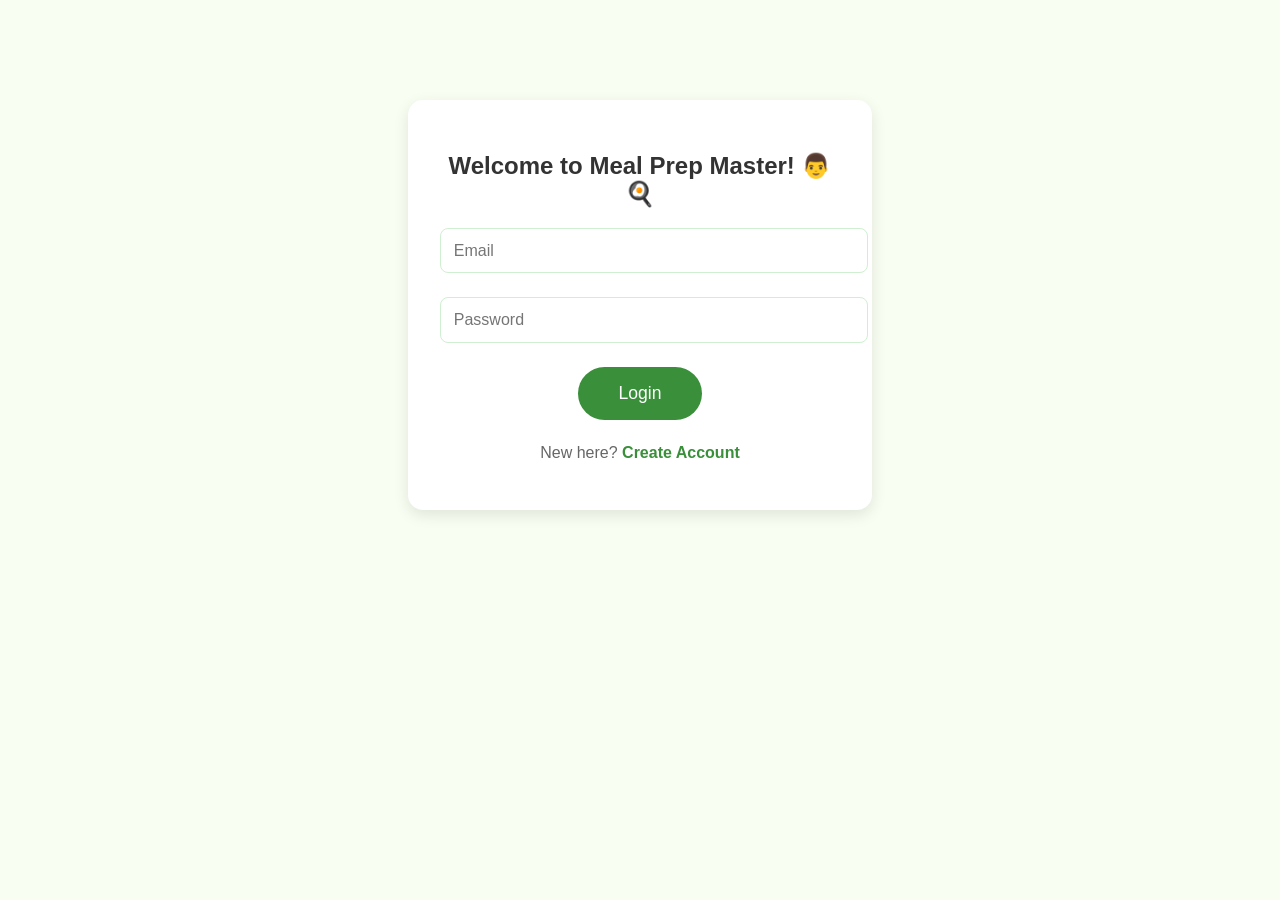
<file: index.html>
<!DOCTYPE html>
<html lang="en">
  <head>
    <meta charset="UTF-8" />
    <meta name="viewport" content="width=device-width, initial-scale=1.0" />
    <title>Login - Meal Prep Master</title>
    <link rel="stylesheet" href="styles.css" />
  </head>
  <body>
    <section id="login">
      <div class="login-container">
        <h2>Welcome to Meal Prep Master! 👨🍳</h2>
        <form id="loginForm">
          <div class="form-group">
            <input type="email" id="email" placeholder="Email" required />
          </div>
          <div class="form-group">
            <input
              type="password"
              id="password"
              placeholder="Password"
              required
            />
          </div>
          <button type="submit" class="cta">Login</button>
        </form>
        <p class="toggle-form">
          New here? <a href="register.html">Create Account</a>
        </p>
      </div>
    </section>
    <script src="index.js"></script>
  </body>
</html>
</file>
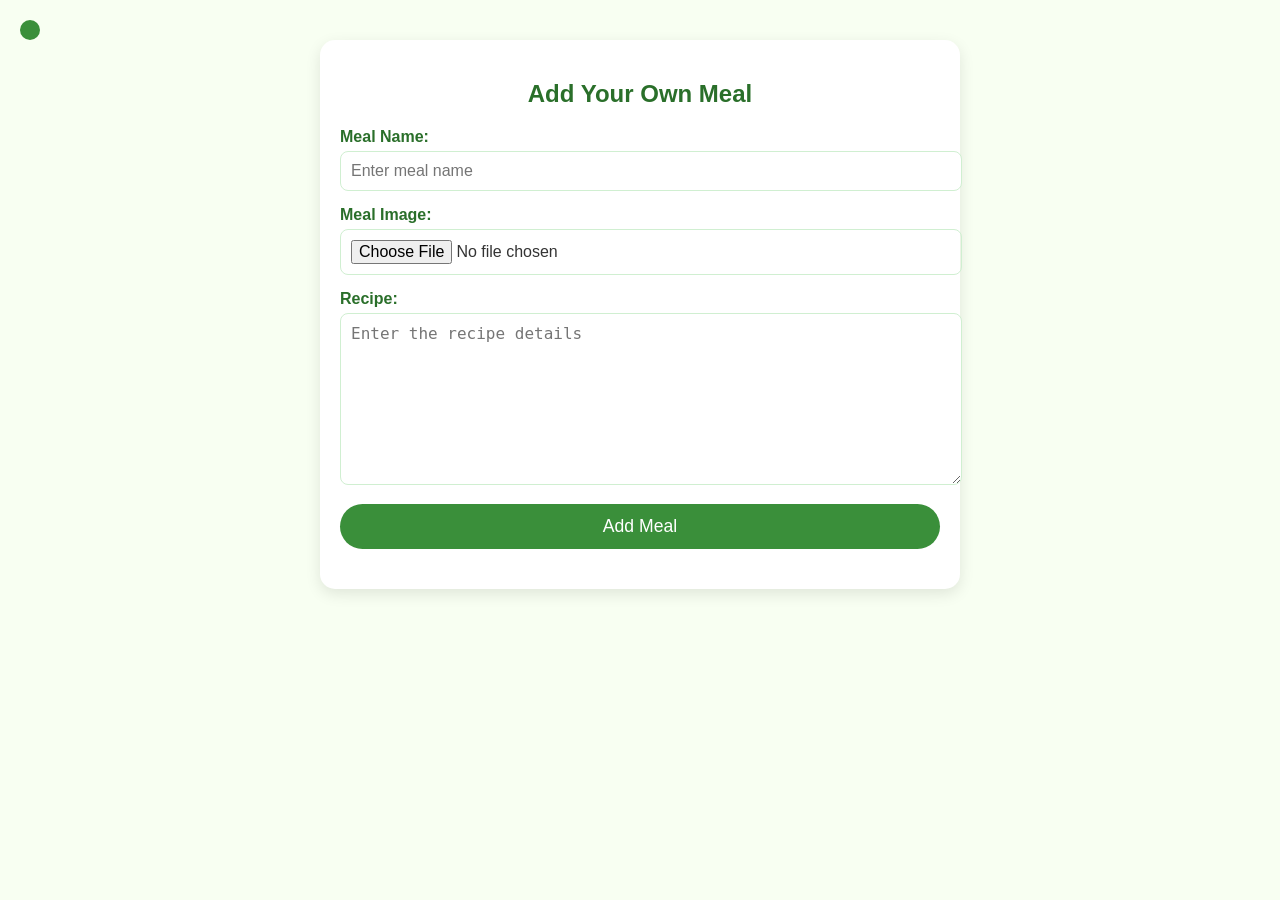
<file: addyourmeals.html>
<!DOCTYPE html>
<html lang="en">
  <head>
    <link rel="stylesheet" href="addyourmeals.css" />
    <script defer src="addyourmeals.js"></script>
  </head>
  <body>
    <!-- Go Back Arrow -->
    <a href="#" id="go-back-arrow" title="Go back to homepage">
      <i class="fas fa-arrow-left"></i>
    </a>

    <!-- Main Content -->
    <main id="main-content">
      <section id="add-meal-section">
        <h2>Add Your Own Meal</h2>
        <form id="add-meal-form">
          <div class="form-group">
            <label for="meal-name">Meal Name:</label>
            <input
              type="text"
              id="meal-name"
              name="meal-name"
              placeholder="Enter meal name"
              required
            />
          </div>
          <div class="form-group">
            <label for="meal-image">Meal Image:</label>
            <input
              type="file"
              id="meal-image"
              name="meal-image"
              accept="image/*"
              required
            />
          </div>
          <div class="form-group">
            <label for="meal-recipe">Recipe:</label>
            <textarea
              id="meal-recipe"
              name="meal-recipe"
              placeholder="Enter the recipe details"
              required
            ></textarea>
          </div>
          <button type="submit" class="submit-btn">Add Meal</button>
        </form>
        <div id="result-message"></div>
      </section>
    </main>

    <!-- Footer -->
  </body>
</html>
</file>
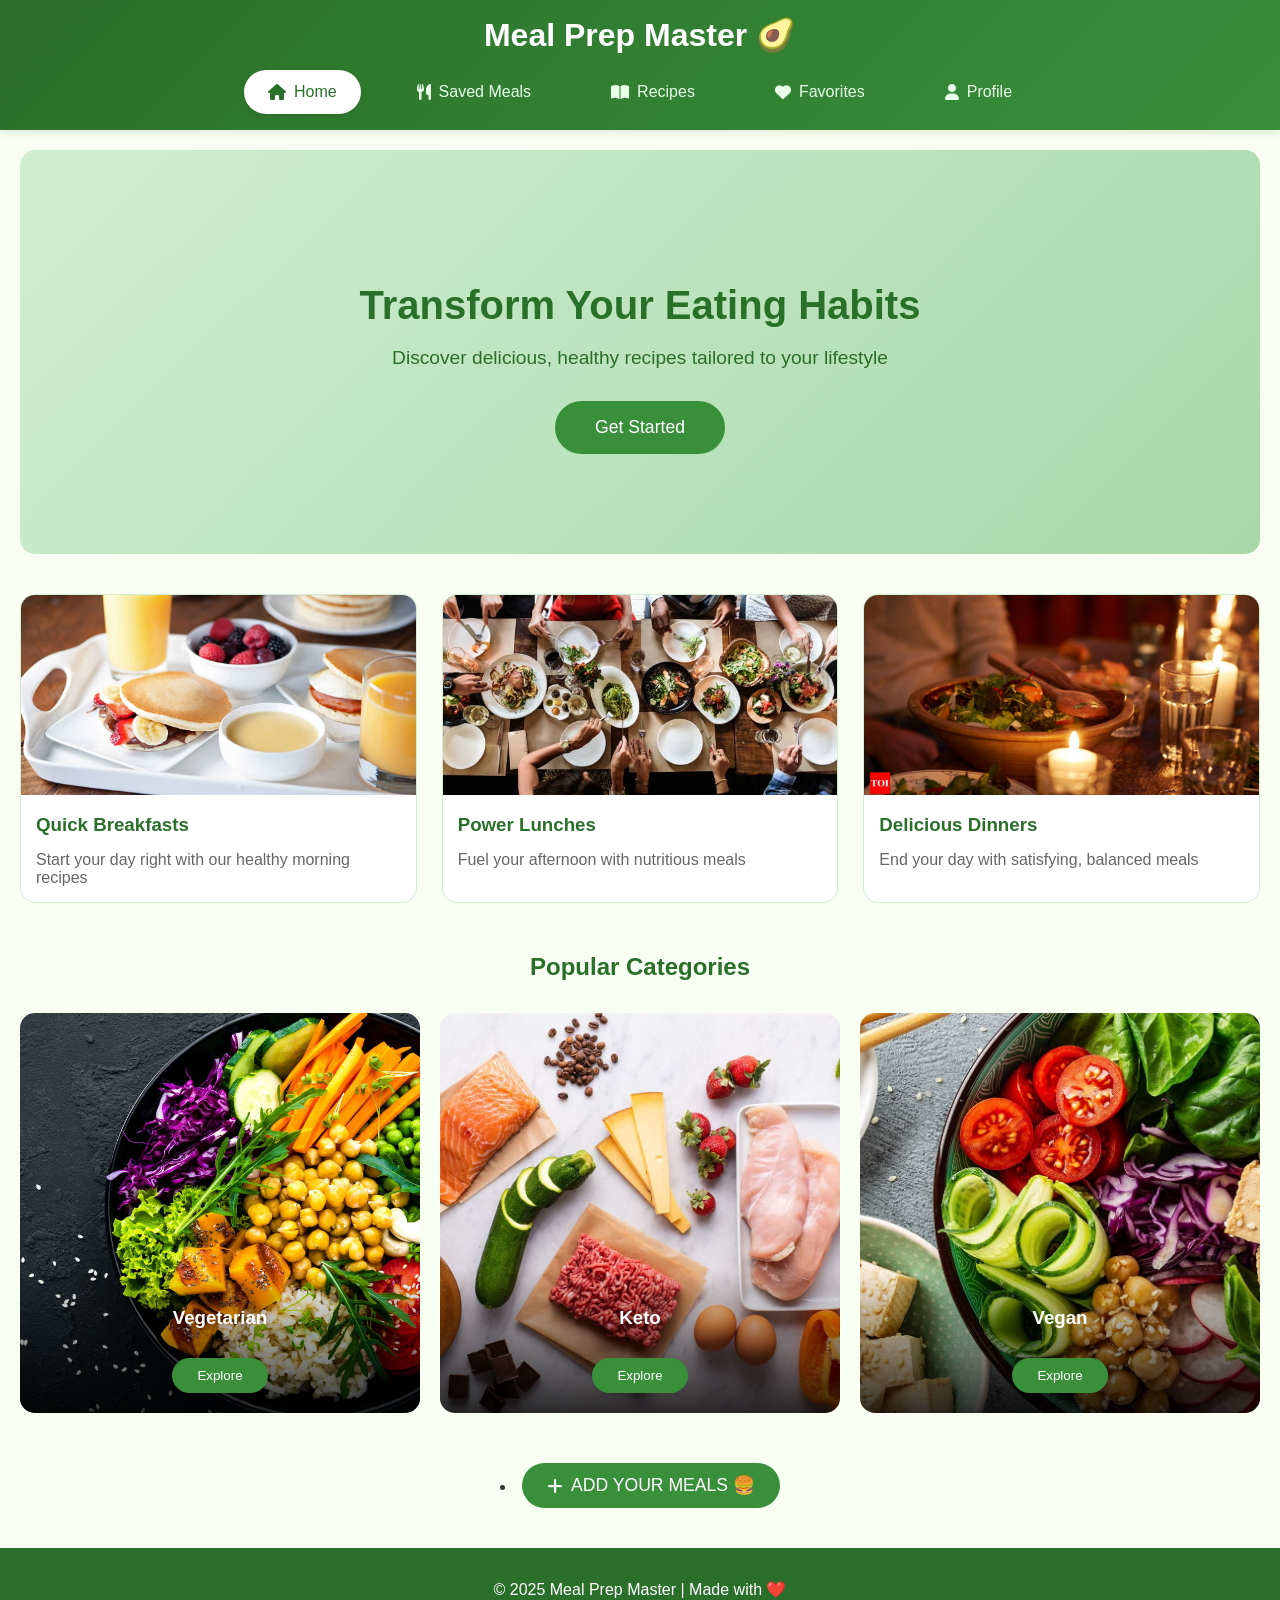
<file: homepage.html>
<!DOCTYPE html>
<html lang="en">
  <head>
    <meta charset="UTF-8" />
    <meta name="viewport" content="width=device-width, initial-scale=1.0" />
    <title>Meal Prep Master - Home</title>
    <link rel="stylesheet" href="styles.css" />
    <!-- Font Awesome for Icons -->
    <link
      rel="stylesheet"
      href="https://cdnjs.cloudflare.com/ajax/libs/font-awesome/6.0.0/css/all.min.css"
    />
    <style>
      /* Add scroll margin to account for fixed header */
      #select-meal {
        scroll-margin-top: 100px;
      }
    </style>
  </head>
  <body>
    <!-- Header -->
    <header class="main-header">
      <h1>Meal Prep Master 🥑</h1>

      <nav class="main-nav">
        <ul class="nav-list">
          <li class="nav-item">
            <a href="#home" class="nav-link active"
              ><i class="fas fa-home"></i> Home</a
            >
          </li>
          <li class="nav-item">
            <a href="savedmeals.html" class="nav-link">
              <i class="fas fa-utensils"></i> Saved Meals
            </a>
          </li>
          <li class="nav-item">
            <a href="#prepare-meal" class="nav-link"
              ><i class="fas fa-book-open"></i> Recipes</a
            >
          </li>
          <li class="nav-item">
            <a href="#" class="nav-link"
              ><i class="fas fa-heart"></i> Favorites</a
            >
          </li>
          <li class="nav-item">
            <a href="#" class="nav-link" id="authLink"
              ><i class="fas fa-user"></i> Profile</a
            >
          </li>
        </ul>
      </nav>
    </header>

    <!-- Home Section -->
    <section id="home">
      <div class="hero">
        <div class="hero-content">
          <h2>Transform Your Eating Habits</h2>
          <p>Discover delicious, healthy recipes tailored to your lifestyle</p>
          <button class="cta" onclick="scrollToCategories()">
            Get Started
          </button>
        </div>
      </div>

      <div class="features">
        <div class="feature-card">
          <img src="breakfast.jpg" alt="Breakfast" />
          <h3>Quick Breakfasts</h3>
          <p>Start your day right with our healthy morning recipes</p>
        </div>
        <div class="feature-card">
          <img src="lunch.jpg" alt="Lunch" />
          <h3>Power Lunches</h3>
          <p>Fuel your afternoon with nutritious meals</p>
        </div>
        <div class="feature-card">
          <img src="dinner.jpg" alt="Dinner" />
          <h3>Delicious Dinners</h3>
          <p>End your day with satisfying, balanced meals</p>
        </div>
      </div>

      <div class="categories" id="categories">
        <h2>Popular Categories</h2>
        <div class="category-grid">
          <div
            class="category-card"
            style="background-image: url('vegetarian.jpg')"
          >
            <div class="category-content">
              <h3>Vegetarian</h3>
              <button class="explore-btn" data-category="vegetarian">
                Explore
              </button>
            </div>
          </div>
          <div class="category-card" style="background-image: url('keto.jpg')">
            <div class="category-content">
              <h3>Keto</h3>
              <button class="explore-btn" data-category="keto">Explore</button>
            </div>
          </div>
          <div class="category-card" style="background-image: url('vegan.jpg')">
            <div class="category-content">
              <h3>Vegan</h3>
              <button class="explore-btn" data-category="vegan">Explore</button>
            </div>
          </div>
        </div>
      </div>
    </section>

    <!-- Select Meal Section -->
    <!-- In your select-meal section -->
    <section id="select-meal" class="hidden">
      <div class="back-arrow" onclick="goToHome()">
        <i class="fas fa-arrow-left"></i>
      </div>
      <h2>Select Your Meal</h2>
      <div id="meal-list" class="meal-grid"></div>
    </section>

    <!-- In your prepare-meal section -->
    <section id="prepare-meal" class="hidden">
      <div class="back-arrow" onclick="goToHome()">
        <i class="fas fa-arrow-left"></i>
      </div>
      <h2>Prepare Your Meal</h2>
      <div id="meal-details"></div>
    </section>
    <section id="select-meal" class="hidden">
      <h2>Select Your Meal</h2>
      <div id="meal-list" class="meal-grid">
        <!-- Meals will be dynamically inserted here -->
      </div>
    </section>

    <!-- Prepare Meal Section -->
    <section id="prepare-meal" class="hidden">
      <h2>Prepare Your Meal</h2>
      <div id="meal-details">
        <!-- Meal details will be dynamically inserted here -->
      </div>
    </section>

    <!-- Footer -->
    <!-- After the categories section -->
    <li class="add-meal-container">
      <a href="addyourmeals.html" class="add-meal-btn">
        <i class="fas fa-plus"></i> ADD YOUR MEALS 🍔
      </a>
    </li>

    <footer>
      <p>&copy; 2025 Meal Prep Master | Made with ❤️</p>
    </footer>
    <script src="homepage.js"></script>
    <script>
      // Add event listeners for explore buttons
      document.addEventListener("DOMContentLoaded", function () {
        const exploreButtons = document.querySelectorAll(".explore-btn");
        exploreButtons.forEach((button) => {
          button.addEventListener("click", function () {
            const category = this.getAttribute("data-category");
            scrollToMeals(category);
          });
        });
      });

      function scrollToMeals(category) {
        // First filter meals by category
        filterMeals(category);

        // Then scroll to section
        const mealSection = document.getElementById("select-meal");
        mealSection.classList.remove("hidden"); // Ensure section is visible

        mealSection.scrollIntoView({
          behavior: "smooth",
          block: "start",
        });
      }

      function scrollToCategories() {
        document.getElementById("categories").scrollIntoView({
          behavior: "smooth",
        });
      }
    </script>
  </body>
</html>
</file>
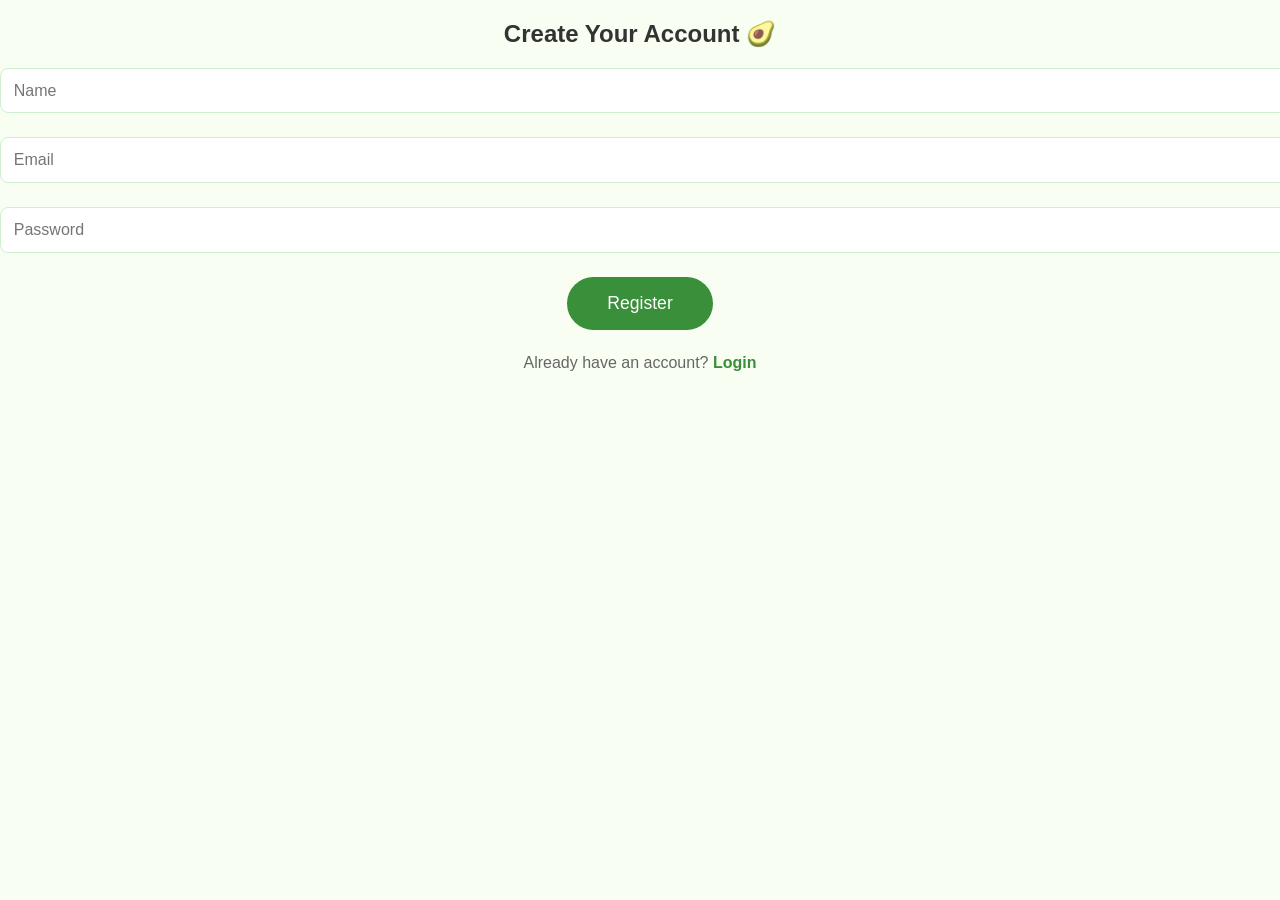
<file: register.html>
<!DOCTYPE html>
<html lang="en">
  <head>
    <meta charset="UTF-8" />
    <meta name="viewport" content="width=device-width, initial-scale=1.0" />
    <title>Register - Meal Prep Master</title>
    <link rel="stylesheet" href="styles.css" />
  </head>
  <body>
    <section id="register">
      <div class="register-container">
        <h2>Create Your Account 🥑</h2>
        <form id="registerForm">
          <div class="form-group">
            <input type="text" id="regName" placeholder="Name" required />
          </div>
          <div class="form-group">
            <input type="email" id="regEmail" placeholder="Email" required />
          </div>
          <div class="form-group">
            <input
              type="password"
              id="regPassword"
              placeholder="Password"
              required
            />
          </div>
          <button type="submit" class="cta">Register</button>
        </form>
        <p class="toggle-form">
          Already have an account? <a href="index.html">Login</a>
        </p>
      </div>
    </section>
    <script src="register.js"></script>
  </body>
</html>
</file>
<file: styles.css>
/* Saved Meals Grid */
.meal-grid {
  display: grid;
  grid-template-columns: repeat(auto-fit, minmax(250px, 1fr));
  gap: 20px;
  margin: 20px;
}

.meal-card {
  background: #fff;
  border-radius: 10px;
  padding: 15px;
  box-shadow: 0 5px 10px rgba(0, 0, 0, 0.1);
  text-align: center;
}

.meal-image {
  width: 100%;
  height: 200px;
  object-fit: cover;
  border-radius: 8px;
}

.meal-card h3 {
  margin: 10px 0;
  color: #2a6f2a;
}

.view-recipe-btn,
.delete-btn {
  background-color: #3a8f3a;
  color: white;
  padding: 8px 15px;
  border: none;
  border-radius: 5px;
  cursor: pointer;
  margin-top: 10px;
  transition: background 0.3s ease;
}

.view-recipe-btn:hover {
  background-color: #2a6f2a;
}

.delete-btn {
  background-color: #ff4d4d;
}

.delete-btn:hover {
  background-color: #cc0000;
}

/* Recipe Modal */
.modal {
  display: none;
  position: fixed;
  z-index: 1000;
  left: 0;
  top: 0;
  width: 100%;
  height: 100%;
  background-color: rgba(0, 0, 0, 0.5);
}

.modal-content {
  background: white;
  margin: 10% auto;
  padding: 20px;
  width: 50%;
  border-radius: 10px;
  text-align: center;
  position: relative;
}

.modal-content img {
  width: 100%;
  height: 250px;
  object-fit: cover;
  border-radius: 8px;
}

.close-btn {
  position: absolute;
  top: 10px;
  right: 20px;
  font-size: 1.5rem;
  cursor: pointer;
  color: #ff4d4d;
}

.close-btn:hover {
  color: #cc0000;
}

/* Style the link button to match your design */
.add-meal-btn {
  display: inline-flex;
  align-items: center;
  gap: 8px;
  background-color: #3a8f3a;
  color: white;
  border: none;
  padding: 12px 25px;
  border-radius: 30px;
  font-size: 1.1rem;
  cursor: pointer;
  transition: all 0.3s ease;
  text-decoration: none;
}

.add-meal-btn:hover {
  background-color: #2a6f2a;
  transform: scale(1.05);
}
/* Add Meal Button Styles */
.add-meal-container {
  text-align: center;
  margin: 40px 0;
}

.add-meal-btn {
  background-color: #3a8f3a;
  color: white;
  border: none;
  padding: 12px 25px;
  border-radius: 30px;
  font-size: 1.1rem;
  cursor: pointer;
  transition: all 0.3s ease;
  display: inline-flex;
  align-items: center;
  gap: 8px;
}

.add-meal-btn:hover {
  background-color: #2a6f2a;
  transform: scale(1.05);
}

/* Modal Styles */
.modal {
  position: fixed;
  top: 0;
  left: 0;
  width: 100%;
  height: 100%;
  background-color: rgba(0, 0, 0, 0.7);
  display: flex;
  justify-content: center;
  align-items: center;
  z-index: 1000;
}

.modal-content {
  background-color: #f8fff2;
  padding: 30px;
  border-radius: 15px;
  width: 90%;
  max-width: 600px;
  max-height: 80vh;
  overflow-y: auto;
  position: relative;
}

.close-btn {
  position: absolute;
  top: 15px;
  right: 20px;
  font-size: 28px;
  cursor: pointer;
  color: #2a6f2a;
}

/* Form Styles */
#mealForm {
  display: flex;
  flex-direction: column;
  gap: 20px;
}

#mealForm .form-group {
  display: flex;
  flex-direction: column;
}

#mealForm label {
  margin-bottom: 8px;
  color: #2a6f2a;
  font-weight: bold;
}

#mealForm input,
#mealForm select,
#mealForm textarea {
  padding: 10px;
  border: 1px solid #d0efd1;
  border-radius: 8px;
  font-size: 1rem;
}

#mealForm textarea {
  min-height: 80px;
  resize: vertical;
}

.submit-btn {
  background-color: #3a8f3a;
  color: white;
  border: none;
  padding: 12px;
  border-radius: 8px;
  cursor: pointer;
  font-size: 1rem;
  transition: background 0.3s;
}

.submit-btn:hover {
  background-color: #2a6f2a;
}
/* Ensure smooth scrolling for html element */
html {
  scroll-behavior: smooth;
}

/* Home button active state */
.nav-link.active {
  background-color: #fff;
  color: #2a6f2a !important;
  box-shadow: 0 2px 5px rgba(0, 0, 0, 0.1);
}

/* Back Arrow Styles */
.back-arrow {
  position: absolute;
  top: 20px;
  left: 20px;
  font-size: 1.5rem;
  color: #2a6f2a;
  cursor: pointer;
  transition: transform 0.3s ease;
  z-index: 10;
}

.back-arrow:hover {
  transform: translateX(-5px);
  color: #3a8f3a;
}

/* Adjust section positioning to accommodate arrow */
#select-meal,
#prepare-meal {
  position: relative;
  padding-top: 60px; /* Give space for the arrow */
}

/* General Styles */
body {
  font-family: "Arial", sans-serif;
  margin: 0;
  padding: 0;
  background-color: #f8fff2;
  color: #333;
}

/* Scroll margin for fixed header */
#select-meal {
  scroll-margin-top: 100px;
}

/* Header */
.main-header {
  background: linear-gradient(135deg, #2a6f2a, #3a8f3a);
  padding: 1rem 2rem;
  box-shadow: 0 2px 10px rgba(0, 0, 0, 0.1);
  position: sticky;
  top: 0;
  z-index: 1000;
}

.main-header h1 {
  color: #fff;
  text-align: center;
  margin: 0;
}

.main-nav {
  margin-top: 1rem;
}

.nav-list {
  display: flex;
  justify-content: center;
  gap: 2rem;
  padding: 0;
  margin: 0;
  list-style: none;
}

.nav-link {
  color: #e8ffe8;
  text-decoration: none;
  padding: 0.8rem 1.5rem;
  border-radius: 25px;
  transition: all 0.3s ease;
  display: flex;
  align-items: center;
  gap: 0.5rem;
}

.nav-link:hover {
  background-color: rgba(255, 255, 255, 0.15);
  transform: translateY(-2px);
}

.nav-link.active {
  background-color: #fff;
  color: #2a6f2a;
  box-shadow: 0 2px 5px rgba(0, 0, 0, 0.1);
}

/* Hero Section */
.hero {
  background: linear-gradient(135deg, #d0efd1, #a8d8a9);
  border-radius: 15px;
  margin: 20px;
  padding: 100px 20px;
  text-align: center;
  color: #2a6f2a;
}

.hero h2 {
  font-size: 2.5rem;
  margin-bottom: 1rem;
}

.hero p {
  font-size: 1.2rem;
  margin-bottom: 2rem;
}

.cta {
  background-color: #3a8f3a;
  color: #fff;
  padding: 1rem 2.5rem;
  border-radius: 30px;
  font-size: 1.1rem;
  border: none;
  cursor: pointer;
  transition: all 0.3s ease;
}

.cta:hover {
  background-color: #2a6f2a;
  transform: scale(1.05);
}

/* Features Section */
.features {
  display: grid;
  grid-template-columns: repeat(auto-fit, minmax(250px, 1fr));
  gap: 25px;
  margin: 40px 20px;
}

.feature-card {
  background: #fff;
  border: 1px solid #d0efd1;
  border-radius: 15px;
  overflow: hidden;
  transition: transform 0.3s ease;
}

.feature-card:hover {
  transform: translateY(-5px);
  box-shadow: 0 5px 15px rgba(42, 111, 42, 0.1);
}

.feature-card img {
  width: 100%;
  height: 200px;
  object-fit: cover;
}

.feature-card h3 {
  margin: 15px;
  color: #2a6f2a;
}

.feature-card p {
  margin: 0 15px 15px;
  color: #666;
}

/* Categories Section */
.categories {
  margin: 50px 20px;
}

.categories h2 {
  text-align: center;
  color: #2a6f2a;
  margin-bottom: 2rem;
}

.category-grid {
  display: grid;
  grid-template-columns: repeat(auto-fit, minmax(300px, 1fr));
  gap: 20px;
}

.category-card {
  height: 400px;
  border-radius: 15px;
  background-size: cover;
  background-position: center;
  position: relative;
  overflow: hidden;
}

.category-content {
  position: absolute;
  bottom: 0;
  left: 0;
  right: 0;
  background: linear-gradient(rgba(0, 0, 0, 0), rgba(0, 0, 0, 0.8));
  color: white;
  padding: 20px;
  text-align: center;
}

.category-content button {
  background-color: #3a8f3a;
  color: white;
  border: none;
  padding: 10px 25px;
  border-radius: 20px;
  margin-top: 10px;
  cursor: pointer;
  transition: background 0.3s ease;
}

.category-content button:hover {
  background-color: #2a6f2a;
}

/* Meal Grid Section */
.meal-grid {
  display: grid;
  grid-template-columns: repeat(auto-fill, minmax(250px, 1fr));
  gap: 20px;
  padding: 20px;
}

.meal-card {
  background: #fff;
  border: 1px solid #d0efd1;
  border-radius: 15px;
  padding: 15px;
  text-align: center;
  transition: transform 0.3s ease;
}

.meal-card:hover {
  transform: translateY(-5px);
  box-shadow: 0 5px 15px rgba(42, 111, 42, 0.1);
}

.meal-card img {
  width: 100%;
  height: 150px;
  object-fit: cover;
  border-radius: 8px;
  margin-bottom: 10px;
}

/* Recipe Details */
#prepare-meal {
  padding: 20px;
}

.detail-image {
  width: 100%;
  max-height: 300px;
  object-fit: cover;
  border-radius: 8px;
  margin: 15px 0;
}

/* Hidden Class */
.hidden {
  display: none;
}

/* Footer */
footer {
  background-color: #2a6f2a;
  color: #fff;
  text-align: center;
  padding: 1rem;
  margin-top: 2rem;
}

/* Login/Register Forms */
#login {
  max-width: 400px;
  margin: 100px auto;
  padding: 2rem;
  background: #fff;
  border-radius: 15px;
  box-shadow: 0 5px 15px rgba(0, 0, 0, 0.1);
}

.login-container,
.register-container {
  text-align: center;
}

.form-group {
  margin-bottom: 1.5rem;
  text-align: left;
}

.form-group label {
  display: block;
  margin-bottom: 0.5rem;
  color: #2a6f2a;
}

.form-group input {
  width: 100%;
  padding: 0.8rem;
  border: 1px solid #d0efd1;
  border-radius: 8px;
  font-size: 1rem;
}

.toggle-form {
  margin-top: 1.5rem;
  color: #666;
}

.toggle-form a {
  color: #3a8f3a;
  text-decoration: none;
  font-weight: bold;
}

/* Responsive Design */
@media (max-width: 768px) {
  .nav-list {
    flex-wrap: wrap;
    gap: 1rem;
  }

  .nav-link {
    padding: 0.6rem 1rem;
    font-size: 0.9rem;
  }

  .hero {
    margin: 10px;
    padding: 60px 20px;
  }

  .category-grid {
    grid-template-columns: 1fr;
  }

  .meal-grid {
    grid-template-columns: 1fr;
  }
}
/* Hide the Add Your Meal section by default */
.hidden {
  display: none;
}

/* Back Arrow Styles */
.back-arrow {
  position: absolute;
  top: 20px;
  left: 20px;
  font-size: 1.5rem;
  color: #2a6f2a;
  cursor: pointer;
  transition: transform 0.3s ease;
  z-index: 10;
}

.back-arrow:hover {
  transform: translateX(-5px);
  color: #3a8f3a;
}

/* Form Styling */
#add-meal-section {
  max-width: 600px;
  margin: 40px auto;
  padding: 20px;
  background-color: #fff;
  border-radius: 15px;
  box-shadow: 0 5px 15px rgba(0, 0, 0, 0.1);
}

#add-meal-section h2 {
  text-align: center;
  margin-bottom: 20px;
  color: #2a6f2a;
}

#add-meal-form .form-group {
  margin-bottom: 15px;
}

#add-meal-form label {
  display: block;
  margin-bottom: 5px;
  font-weight: bold;
}

#add-meal-form input[type="text"],
#add-meal-form input[type="file"],
#add-meal-form textarea {
  width: 100%;
  padding: 10px;
  border: 1px solid #d0efd1;
  border-radius: 8px;
  font-size: 1rem;
}

#add-meal-form textarea {
  resize: vertical;
  height: 150px;
}

.submit-btn {
  display: block;
  width: 100%;
  padding: 12px;
  background-color: #3a8f3a;
  color: #fff;
  border: none;
  border-radius: 25px;
  font-size: 1.1rem;
  cursor: pointer;
  transition: background 0.3s ease;
}

.submit-btn:hover {
  background-color: #2a6f2a;
}
</file>
<file: addyourmeals.css>
/* Go Back Arrow */
#go-back-arrow {
  position: fixed;
  top: 20px;
  left: 20px;
  background-color: #3a8f3a;
  color: #fff;
  padding: 10px;
  border-radius: 50%;
  text-decoration: none;
  font-size: 24px;
  transition: background-color 0.3s ease;
  z-index: 1000;
}

#go-back-arrow:hover {
  background-color: #2a6f2a;
}

#go-back-arrow
/* Optional: Scroll margin for fixed header */
#select-meal {
  scroll-margin-top: 80px;
}

/* General Styles */
body {
  font-family: "Arial", sans-serif;
  margin: 0;
  padding: 0;
  background-color: #f8fff2;
  color: #333;
}

/* Header */
.main-header {
  background: linear-gradient(135deg, #2a6f2a, #3a8f3a);
  padding: 1rem 2rem;
  text-align: center;
  color: #fff;
}

.main-nav ul {
  list-style: none;
  display: flex;
  justify-content: center;
  gap: 2rem;
  padding: 0;
  margin: 0;
}

.main-nav a {
  color: #fff;
  text-decoration: none;
  padding: 0.5rem 1rem;
  border-radius: 20px;
}

.main-nav a.active {
  background-color: #fff;
  color: #2a6f2a;
}

/* Add Your Meal Section */
#add-meal-section {
  max-width: 600px;
  margin: 40px auto;
  padding: 20px;
  background-color: #fff;
  border-radius: 15px;
  box-shadow: 0 5px 15px rgba(0, 0, 0, 0.1);
}

#add-meal-section h2 {
  text-align: center;
  margin-bottom: 20px;
  color: #2a6f2a;
}

#add-meal-form .form-group {
  margin-bottom: 15px;
}

#add-meal-form label {
  display: block;
  margin-bottom: 5px;
  font-weight: bold;
}

#add-meal-form input[type="text"],
#add-meal-form input[type="file"],
#add-meal-form textarea {
  width: 100%;
  padding: 10px;
  border: 1px solid #d0efd1;
  border-radius: 8px;
  font-size: 1rem;
}

#add-meal-form textarea {
  resize: vertical;
  height: 150px;
}

.submit-btn {
  display: block;
  width: 100%;
  padding: 12px;
  background-color: #3a8f3a;
  color: #fff;
  border: none;
  border-radius: 25px;
  font-size: 1.1rem;
  cursor: pointer;
  transition: background 0.3s ease;
}

.submit-btn:hover {
  background-color: #2a6f2a;
}

#result-message {
  margin-top: 20px;
  text-align: center;
  font-size: 1.1rem;
  color: #2a6f2a;
}

/* Footer */
footer {
  background-color: #2a6f2a;
  color: #fff;
  text-align: center;
  padding: 1rem;
  margin-top: 2rem;
}

/* Ensure smooth scrolling for html element */
html {
  scroll-behavior: smooth;
}

/* Home button active state */
.nav-link.active {
  background-color: #fff;
  color: #2a6f2a !important;
  box-shadow: 0 2px 5px rgba(0, 0, 0, 0.1);
}

/* Back Arrow Styles */
.back-arrow {
  position: absolute;
  top: 20px;
  left: 20px;
  font-size: 1.5rem;
  color: #2a6f2a;
  cursor: pointer;
  transition: transform 0.3s ease;
  z-index: 10;
}

.back-arrow:hover {
  transform: translateX(-5px);
  color: #3a8f3a;
}

/* Adjust section positioning to accommodate arrow */
#select-meal,
#prepare-meal {
  position: relative;
  padding-top: 60px; /* Give space for the arrow */
}

/* General Styles */
body {
  font-family: "Arial", sans-serif;
  margin: 0;
  padding: 0;
  background-color: #f8fff2;
  color: #333;
}

/* Scroll margin for fixed header */
#select-meal {
  scroll-margin-top: 100px;
}

/* Header */
.main-header {
  background: linear-gradient(135deg, #2a6f2a, #3a8f3a);
  padding: 1rem 2rem;
  box-shadow: 0 2px 10px rgba(0, 0, 0, 0.1);
  position: sticky;
  top: 0;
  z-index: 1000;
}

.main-header h1 {
  color: #fff;
  text-align: center;
  margin: 0;
}

.main-nav {
  margin-top: 1rem;
}

.nav-list {
  display: flex;
  justify-content: center;
  gap: 2rem;
  padding: 0;
  margin: 0;
  list-style: none;
}

.nav-link {
  color: #e8ffe8;
  text-decoration: none;
  padding: 0.8rem 1.5rem;
  border-radius: 25px;
  transition: all 0.3s ease;
  display: flex;
  align-items: center;
  gap: 0.5rem;
}

.nav-link:hover {
  background-color: rgba(255, 255, 255, 0.15);
  transform: translateY(-2px);
}

.nav-link.active {
  background-color: #fff;
  color: #2a6f2a;
  box-shadow: 0 2px 5px rgba(0, 0, 0, 0.1);
}

/* Hero Section */
.hero {
  background: linear-gradient(135deg, #d0efd1, #a8d8a9);
  border-radius: 15px;
  margin: 20px;
  padding: 100px 20px;
  text-align: center;
  color: #2a6f2a;
}

.hero h2 {
  font-size: 2.5rem;
  margin-bottom: 1rem;
}

.hero p {
  font-size: 1.2rem;
  margin-bottom: 2rem;
}

.cta {
  background-color: #3a8f3a;
  color: #fff;
  padding: 1rem 2.5rem;
  border-radius: 30px;
  font-size: 1.1rem;
  border: none;
  cursor: pointer;
  transition: all 0.3s ease;
}

.cta:hover {
  background-color: #2a6f2a;
  transform: scale(1.05);
}

/* Features Section */
.features {
  display: grid;
  grid-template-columns: repeat(auto-fit, minmax(250px, 1fr));
  gap: 25px;
  margin: 40px 20px;
}

.feature-card {
  background: #fff;
  border: 1px solid #d0efd1;
  border-radius: 15px;
  overflow: hidden;
  transition: transform 0.3s ease;
}

.feature-card:hover {
  transform: translateY(-5px);
  box-shadow: 0 5px 15px rgba(42, 111, 42, 0.1);
}

.feature-card img {
  width: 100%;
  height: 200px;
  object-fit: cover;
}

.feature-card h3 {
  margin: 15px;
  color: #2a6f2a;
}

.feature-card p {
  margin: 0 15px 15px;
  color: #666;
}

/* Categories Section */
.categories {
  margin: 50px 20px;
}

.categories h2 {
  text-align: center;
  color: #2a6f2a;
  margin-bottom: 2rem;
}

.category-grid {
  display: grid;
  grid-template-columns: repeat(auto-fit, minmax(300px, 1fr));
  gap: 20px;
}

.category-card {
  height: 400px;
  border-radius: 15px;
  background-size: cover;
  background-position: center;
  position: relative;
  overflow: hidden;
}

.category-content {
  position: absolute;
  bottom: 0;
  left: 0;
  right: 0;
  background: linear-gradient(rgba(0, 0, 0, 0), rgba(0, 0, 0, 0.8));
  color: white;
  padding: 20px;
  text-align: center;
}

.category-content button {
  background-color: #3a8f3a;
  color: white;
  border: none;
  padding: 10px 25px;
  border-radius: 20px;
  margin-top: 10px;
  cursor: pointer;
  transition: background 0.3s ease;
}

.category-content button:hover {
  background-color: #2a6f2a;
}

/* Meal Grid Section */
.meal-grid {
  display: grid;
  grid-template-columns: repeat(auto-fill, minmax(250px, 1fr));
  gap: 20px;
  padding: 20px;
}

.meal-card {
  background: #fff;
  border: 1px solid #d0efd1;
  border-radius: 15px;
  padding: 15px;
  text-align: center;
  transition: transform 0.3s ease;
}

.meal-card:hover {
  transform: translateY(-5px);
  box-shadow: 0 5px 15px rgba(42, 111, 42, 0.1);
}

.meal-card img {
  width: 100%;
  height: 150px;
  object-fit: cover;
  border-radius: 8px;
  margin-bottom: 10px;
}

/* Recipe Details */
#prepare-meal {
  padding: 20px;
}

.detail-image {
  width: 100%;
  max-height: 300px;
  object-fit: cover;
  border-radius: 8px;
  margin: 15px 0;
}

/* Hidden Class */
.hidden {
  display: none;
}

/* Footer */
footer {
  background-color: #2a6f2a;
  color: #fff;
  text-align: center;
  padding: 1rem;
  margin-top: 2rem;
}

/* Login/Register Forms */
#login {
  max-width: 400px;
  margin: 100px auto;
  padding: 2rem;
  background: #fff;
  border-radius: 15px;
  box-shadow: 0 5px 15px rgba(0, 0, 0, 0.1);
}

.login-container,
.register-container {
  text-align: center;
}

.form-group {
  margin-bottom: 1.5rem;
  text-align: left;
}

.form-group label {
  display: block;
  margin-bottom: 0.5rem;
  color: #2a6f2a;
}

.form-group input {
  width: 100%;
  padding: 0.8rem;
  border: 1px solid #d0efd1;
  border-radius: 8px;
  font-size: 1rem;
}

.toggle-form {
  margin-top: 1.5rem;
  color: #666;
}

.toggle-form a {
  color: #3a8f3a;
  text-decoration: none;
  font-weight: bold;
}

/* Responsive Design */
@media (max-width: 768px) {
  .nav-list {
    flex-wrap: wrap;
    gap: 1rem;
  }

  .nav-link {
    padding: 0.6rem 1rem;
    font-size: 0.9rem;
  }

  .hero {
    margin: 10px;
    padding: 60px 20px;
  }

  .category-grid {
    grid-template-columns: 1fr;
  }

  .meal-grid {
    grid-template-columns: 1fr;
  }
}
</file>
